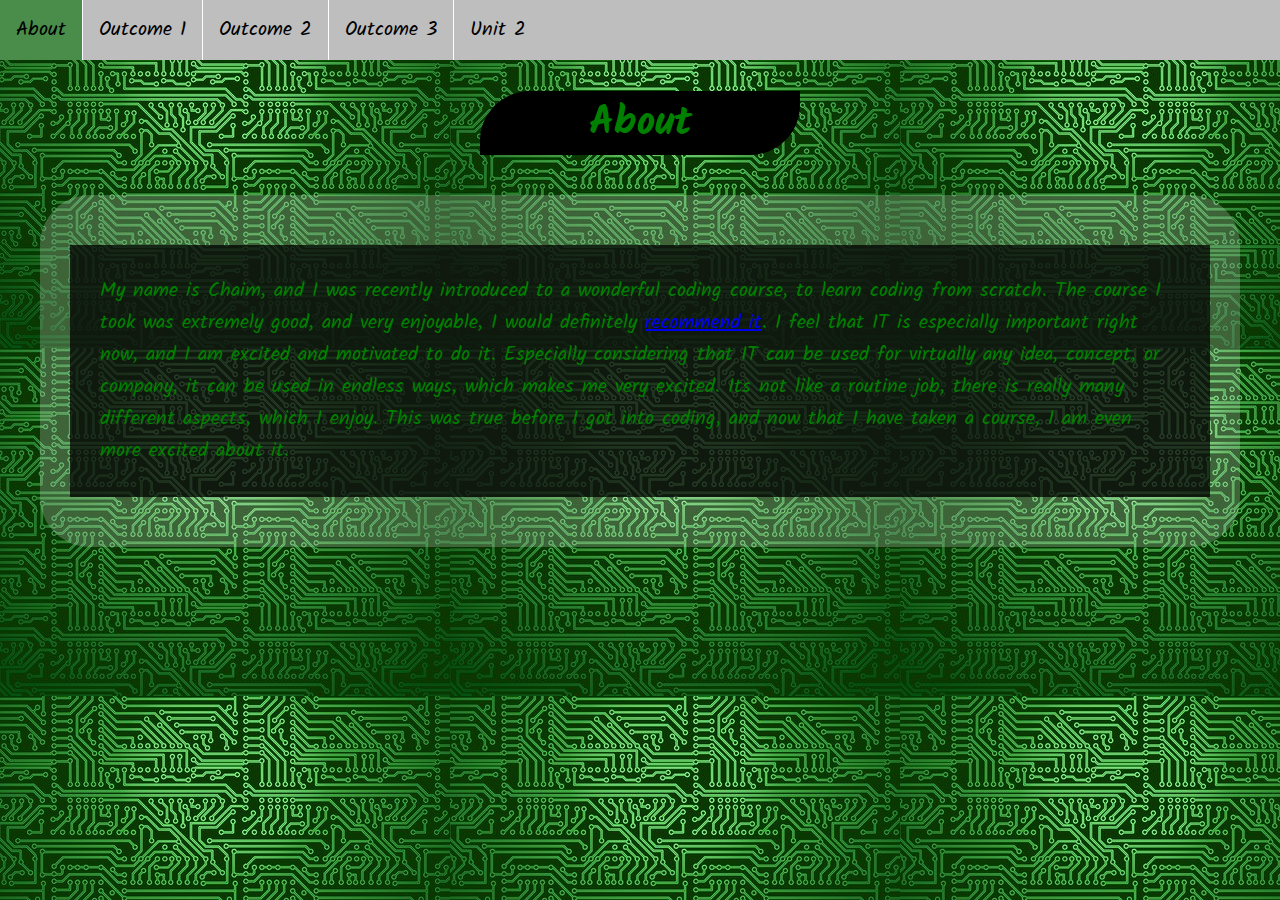
<file: index.html>
<!DOCTYPE html>
<html lang="en">
<head>
    <meta charset="UTF-8">
    <link rel="stylesheet" type="text/css" href="main.css">
    <title>Chaim's Website</title>
</head>
<body>
    <ul>
        <li><a class="active" href="index.html">About</a>
        <li><a href="page1.html">Outcome 1</a>
        <li><a href="page2.html">Outcome 2</a>
        <li><a href="page3.html">Outcome 3</a>
        <li><a href="page4.html">Unit 2</a>
    </ul>
    <br>
    <br>
    <h1>About</h1>
    <div id="about">
        <p>My name is Chaim, and I was recently introduced to a wonderful coding course, to learn coding from scratch. The course I took was extremely good, and very enjoyable, I would definitely <a href="https://wearecodenation.com/" target="_blank">recommend it</a>. I feel that IT is especially important right now, and I am excited and motivated to do it. Especially considering that IT can be used for virtually any idea, concept, or company, it can be used in endless ways, which makes me very excited. Its not like a routine job, there is really many different aspects, which I enjoy. This was true before I got into coding, and now that I have taken a course, I am even more excited about it.</p>
    </div>
</body>
</html>
</file>
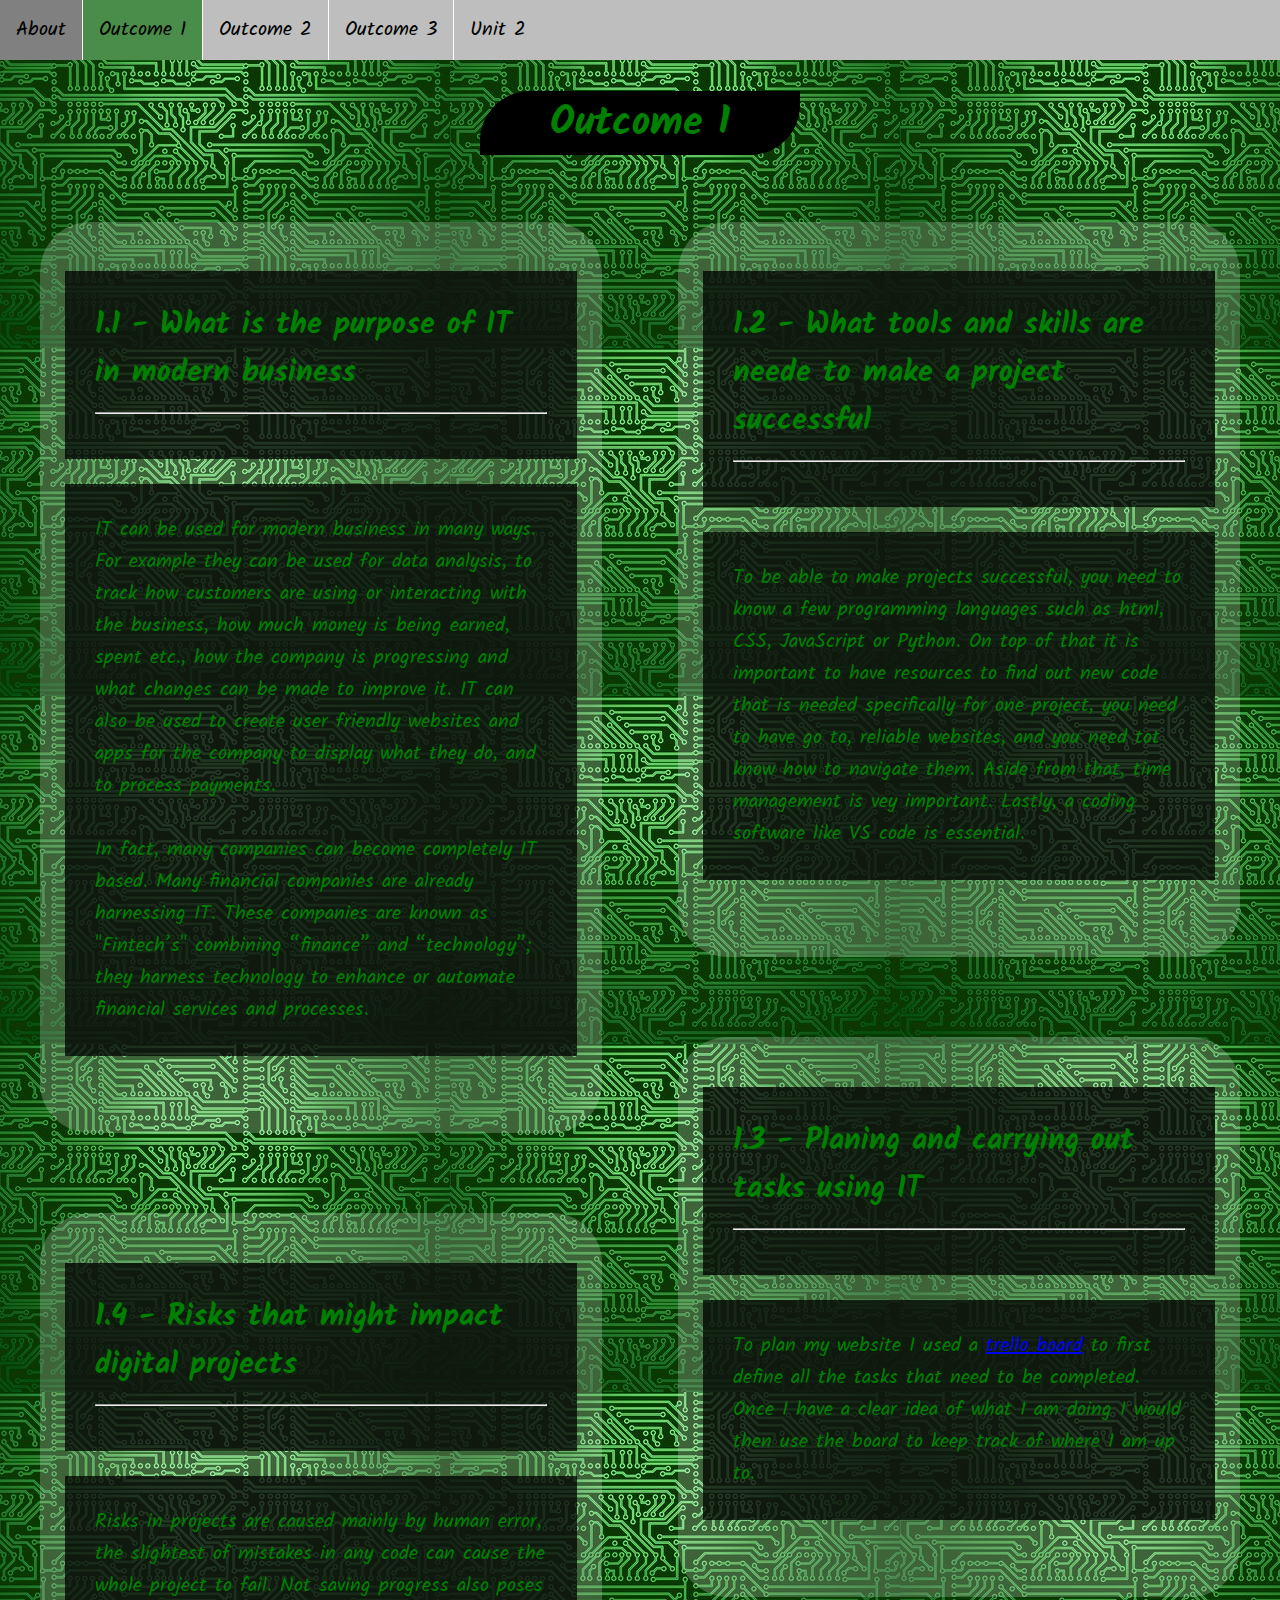
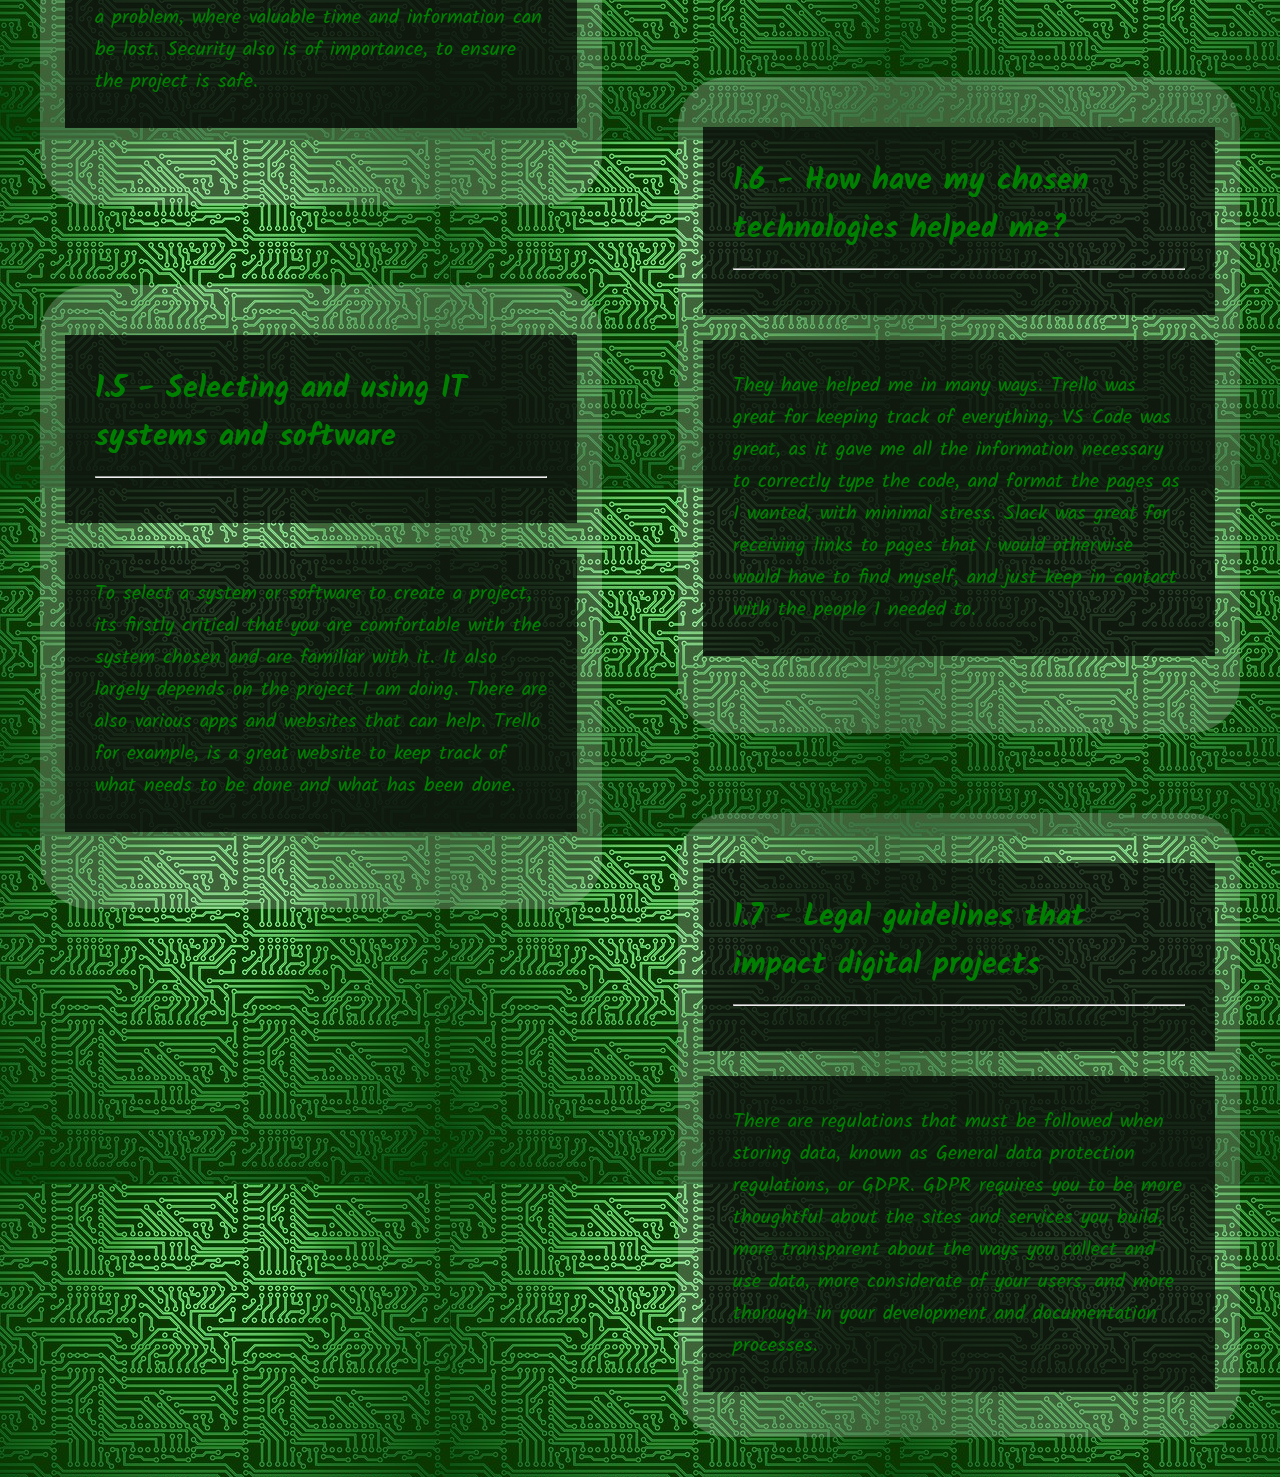
<file: page1.html>
<!DOCTYPE html>
<html lang="en">
<head>
    <meta charset="UTF-8">
    <link rel="stylesheet" type="text/css" href="main.css">
    <title>Page 1</title>
</head>
<body>
    <ul>
        <li><a href="index.html">About</a>
        <li><a class="active" href="page1.html">Outcome 1</a>
        <li><a href="page2.html">Outcome 2</a>
        <li><a href="page3.html">Outcome 3</a>
        <li><a href="page4.html">Unit 2</a>
    </ul>
    <br>
    <br>
    <h1>Outcome 1</h1>
    <div id="col">
    <div id="para1">
        <h2>1.1 - What is the purpose of IT in modern business<hr></h2>
        <p>IT can be used for modern business in many ways. For example they can be used for data analysis, to track how customers are using or interacting with the business, how much money is being earned, spent etc., how the company is progressing and what changes can be made to improve it. IT can also be used to create user friendly websites and apps for the company to display what they do, and to process payments.
        <br>
        <br>
        In fact, many companies can become completely IT based. Many financial companies are already harnessing IT. These companies are known as "Fintech’s" combining “finance” and “technology”; they harness technology to enhance or automate financial services and processes.</p>
        <br>
    </div>
    <div id="para2">
        <h2>1.2 - What tools and skills are neede to make a project successful<hr></h2>
        <p>To be able to make projects successful, you need to know a few programming languages such as html, CSS, JavaScript or Python. On top of that it is important to have resources to find out new code that is needed specifically for one project, you need to have go to, reliable websites, and you need tot know how to navigate them. Aside from that, time management is vey important. Lastly, a coding software like VS code is essential.</p>
        <br>
    </div>
    <div id="para2">
        <h2>1.3 - Planing and carrying out tasks using IT<hr></h2>
        <p>To plan my website I used a <a href="https://trello.com/b/Us9vrAA6/mymockweb"target=_blank>trello board</a> to first define all the tasks that need to be completed. Once I have a clear idea of what I am doing I would then use the board to keep track of where I am up to.</p>
        <br>
    </div>
    <div id="para1">
        <h2>1.4 - Risks that might impact digital projects<hr></h2>
        <p>Risks in projects are caused mainly by human error, the slightest of mistakes in any code can cause the whole project to fail. Not saving progress also poses a problem, where valuable time and information can be lost. Security also is of importance, to ensure the project is safe.</p>
        <br>
    </div>
    <div id="para2">
        <h2>1.6 - How have my chosen technologies helped me?<hr></h2>
        <p> They have helped me in many ways. Trello was great for keeping track of everything, VS Code was great, as it gave me all the information necessary to correctly type the code, and format the pages as I wanted, with minimal stress. Slack was great for receiving links to pages that i would otherwise would have to find myself, and just keep in contact with the people I needed to.</p>
        <br>
    </div>
    <div id="para1">
        <h2>1.5 - Selecting and using IT systems and software<hr></h2>
        <p>To select a system or software to create a project, its firstly critical that you are comfortable with the system chosen and are familiar with it. It also largely depends on the project I am doing. There are also various apps and websites that can help. Trello for example, is a great website to keep track of what needs to be done and what has been done.</p>
        <br>
    </div>
    <div id="para2">
        <h2>1.7 - Legal guidelines that impact digital projects<hr></h2>
        <p>There are regulations that must be followed when storing data, known as General data protection regulations, or GDPR. GDPR requires you to be more thoughtful about the sites and services you build, more transparent about the ways you collect and use data, more considerate of your users, and more thorough in your development and documentation processes.</p>
    </div>
    </div>  
</body>
</html>
</file>
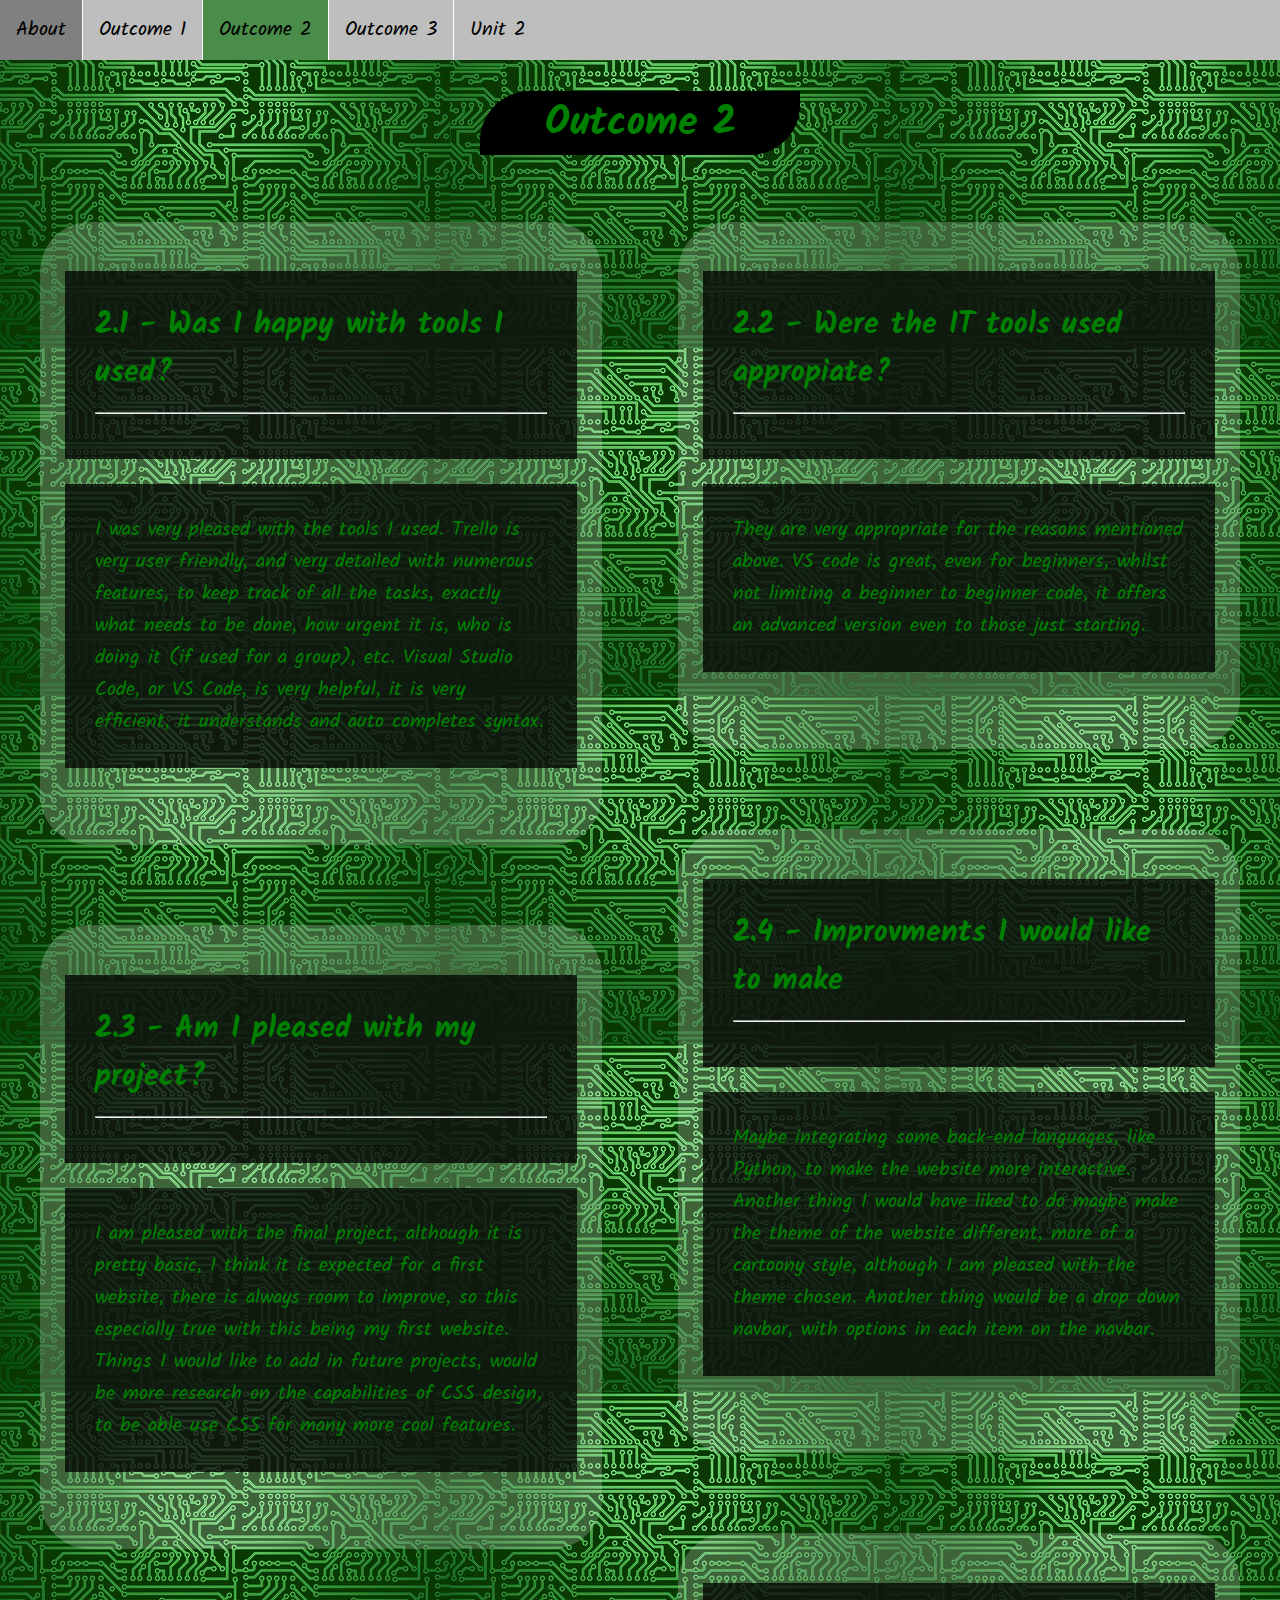
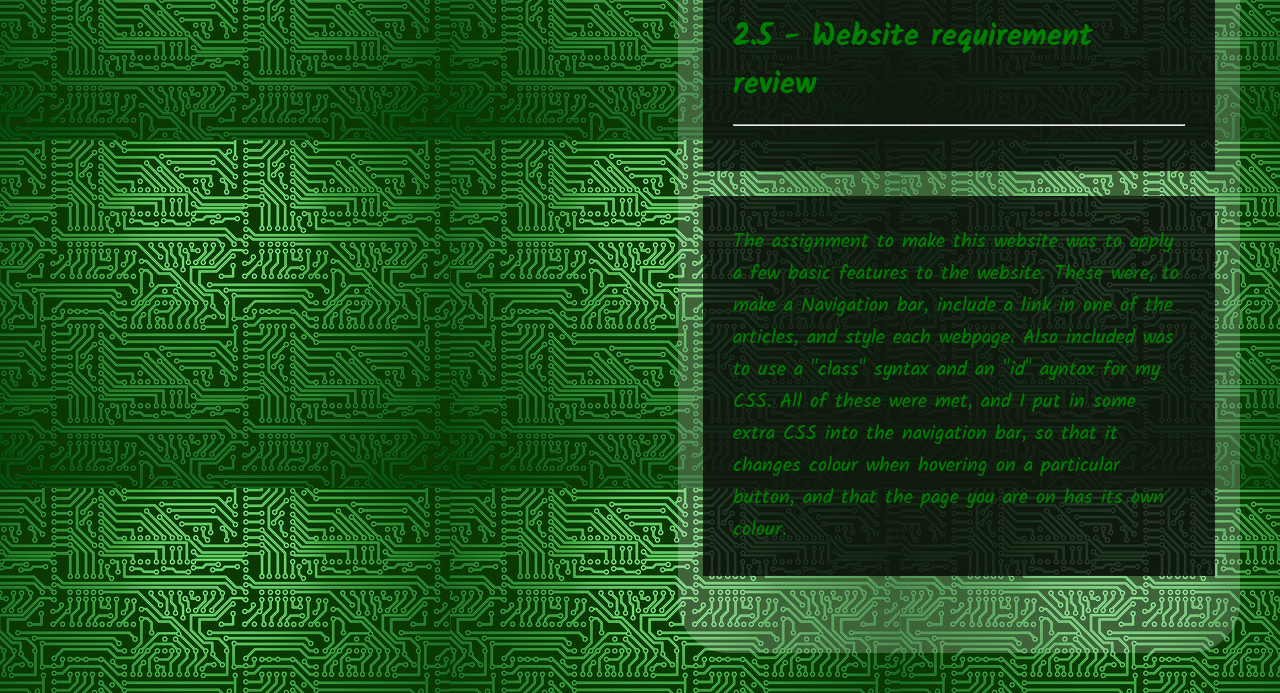
<file: page2.html>
<!DOCTYPE html>
<html lang="en">
<head>
    <meta charset="UTF-8">
    <link rel="stylesheet" type="text/css" href="main.css">
    <title>Page 2</title>
</head>
<body>
    <ul>
        <li><a href="index.html">About</a>
        <li><a href="page1.html">Outcome 1</a>
        <li><a class="active" href="page2.html">Outcome 2</a>
        <li><a href="page3.html">Outcome 3</a>
        <li><a href="page4.html">Unit 2</a>
    </ul>
    <br>
    <br>
    <h1>Outcome 2</h1>
    <div id="col">
    <div id="para1">
        <h2>2.1 - Was I happy with tools I used?<hr></h2>
        <p>I was very pleased with the tools I used. Trello is very user friendly, and very detailed with numerous features, to keep track of all the tasks, exactly what needs to be done, how urgent it is, who is doing it (if used for a group), etc. Visual Studio Code, or VS Code, is very helpful, it is very efficient, it understands and auto completes syntax.</p>
        <br>
    </div>
    <div id="para2">
        <h2>2.2 - Were the IT tools used appropiate?<hr></h2>
        <p>They are very appropriate for the reasons mentioned above. VS code is great, even for beginners, whilst not limiting a beginner to beginner code, it offers an advanced version even to those just starting.</p>
        <br>
    </div>
    <div id="para2">
        <h2>2.4 - Improvments I would like to make<hr></h2>
        <p>Maybe integrating some back-end languages, like Python, to make the website more interactive. Another thing I would have liked to do maybe make the theme of the website different, more of a cartoony style, although I am pleased with the theme chosen. Another thing would be a drop down navbar, with options in each item on the navbar.</p>
        <br>
    </div>
    <div id="para1">
        <h2>2.3 - Am I pleased with my project?<hr></h2>
        <p>I am pleased with the final project, although it is pretty basic, I think it is expected for a first website, there is always room to improve, so this especially true with this being my first website. Things I would like to add in future projects, would be more research on the capabilities of CSS design, to be able use CSS for many more cool features.</p>
        <br>
    </div>
    <div id="para2">
        <h2>2.5 - Website requirement review<hr></h2>
        <p>The assignment to make this website was to apply a few basic features to the website. These were, to make a Navigation bar, include a link in one of the articles, and style each webpage. Also included was to use a "class" syntax and an "id" ayntax for my CSS. All of these were met, and I put in some extra CSS into the navigation bar, so that it changes colour when hovering on a particular button, and that the page you are on has its own colour.</p>
        <br>
    </div>
    </div>
</body>
</html>
</file>
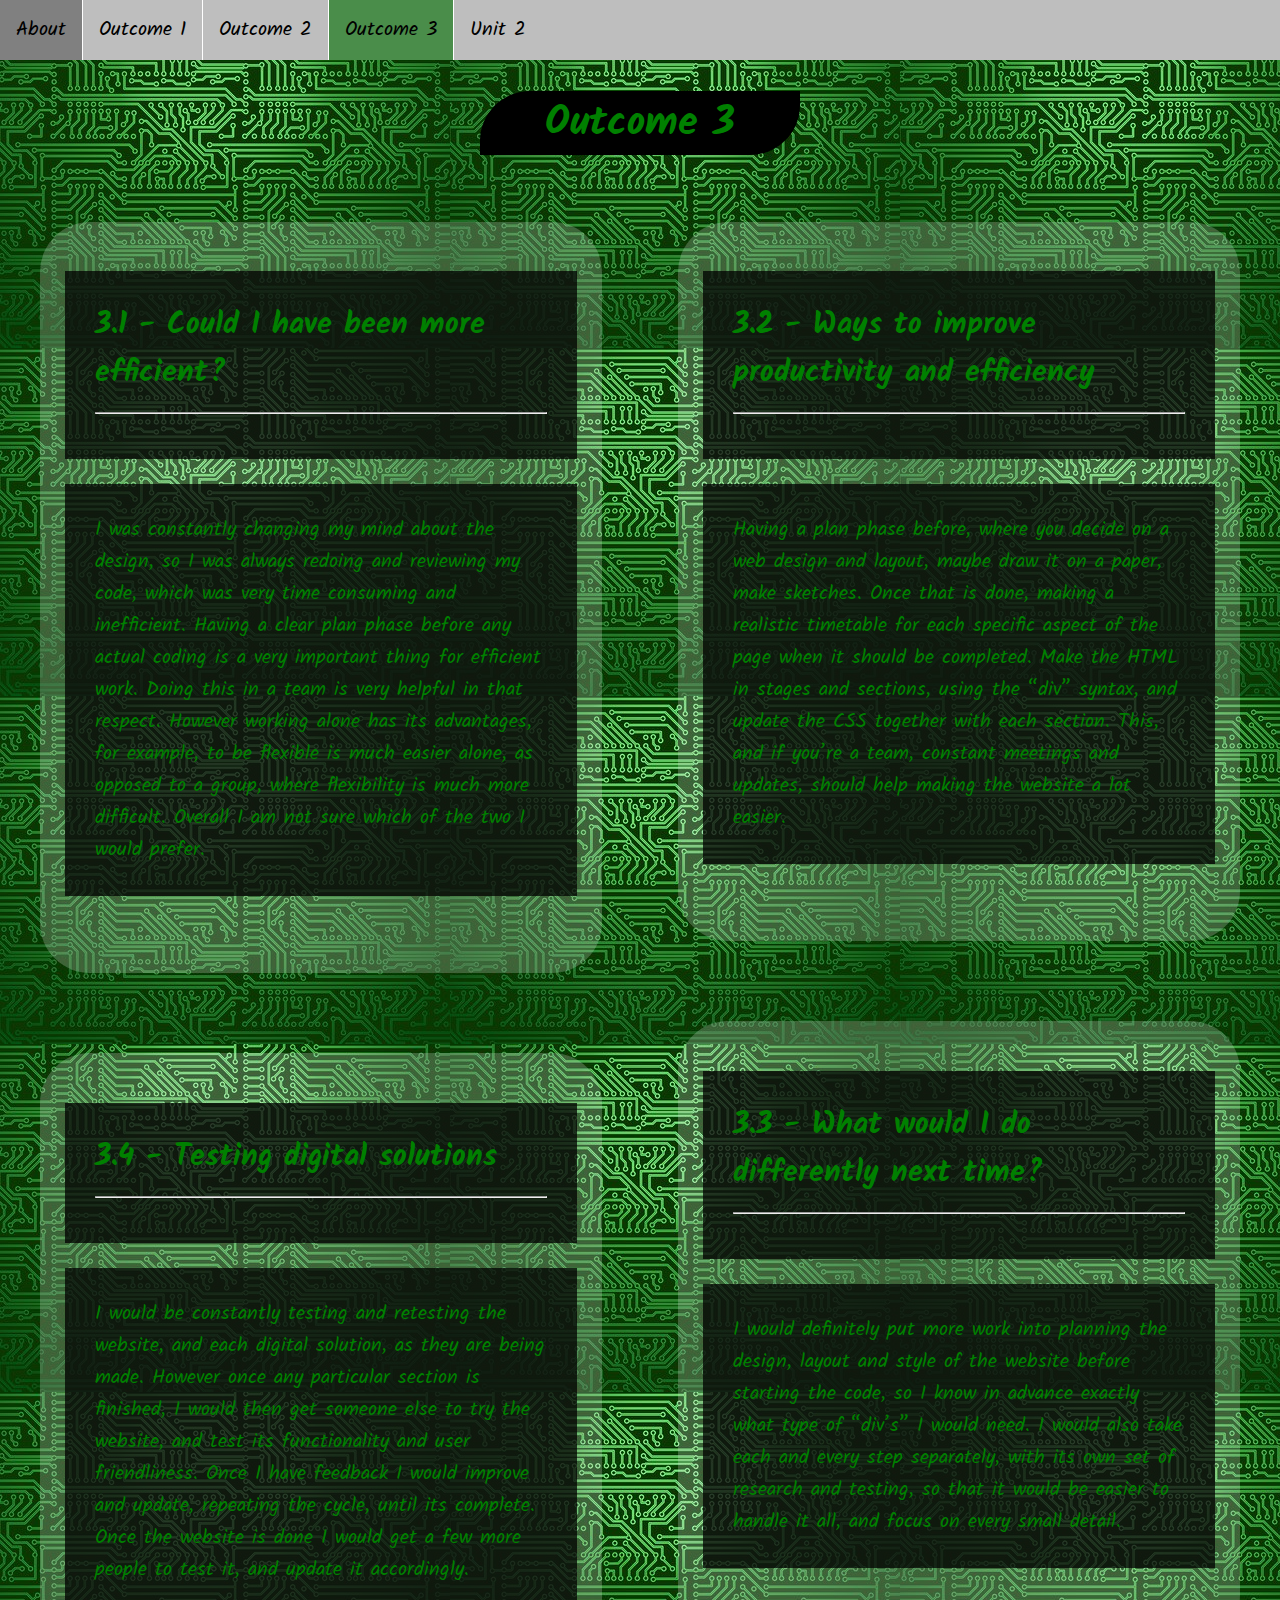
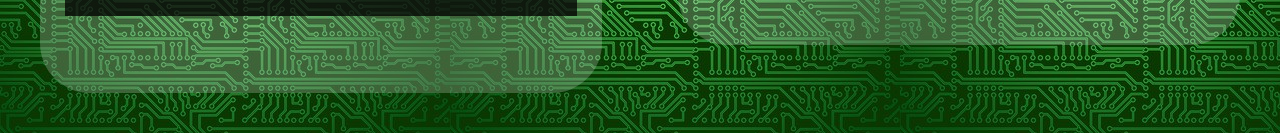
<file: page3.html>
<!DOCTYPE html>
<html lang="en">
<head>
    <meta charset="UTF-8">
    <link rel="stylesheet" type="text/css" href="main.css">
    <title>Page 3</title>
</head>
<body>
    <ul>
        <li><a href="index.html">About</a>
        <li><a href="page1.html">Outcome 1</a>
        <li><a href="page2.html">Outcome 2</a>
        <li><a class="active" href="page3.html">Outcome 3</a>
        <li><a href="page4.html">Unit 2</a>
    </ul>
    <br>
    <br>
    <h1>Outcome 3</h1>
    <div id="col">
    <div id="para1">
        <h2>3.1 - Could I have been more efficient?<hr></h2>
        <p>I was constantly changing my mind about the design, so I was always redoing and reviewing my code, which was very time consuming and inefficient. Having a clear plan phase before any actual coding is a very important thing for efficient work. Doing this in a team is very helpful in that respect. However working alone has its advantages, for example, to be flexible is much easier alone, as opposed to a group, where flexibility is much more difficult. Overall I am not sure which of the two I would prefer.</p>
        <br>
    </div>
    <div id="para2">
        <h2>3.2 - Ways to improve productivity and efficiency<hr></h2>
        <p>Having a plan phase before, where you decide on a web design and layout, maybe draw it on a paper, make sketches. Once that is done, making a realistic timetable for each specific aspect of the page when it should be completed. Make the HTML in stages and sections, using the “div” syntax, and update the CSS together with each section. This, and if you’re a team, constant meetings and updates, should help making the website a lot easier.</p>
        <br>
    </div>
    <div id="para2">
        <h2>3.3 - What would I do differently next time?<hr></h2>
        <p>I would definitely put more work into planning the design, layout and style of the website before starting the code, so I know in advance exactly what type of “div’s” I would need. I would also take each and every step separately, with its own set of research and testing, so that it would be easier to handle it all, and focus on every small detail.</p>
        <br>
    </div>
    <div id="para1">
        <h2>3.4 - Testing digital solutions<hr></h2>
        <p>I would be constantly testing and retesting the website, and each digital solution, as they are being made. However once any particular section is finished, I would then get someone else to try the website, and test its functionality and user friendliness. Once I have feedback I would improve and update, repeating the cycle, until its complete. Once the website is done I would get a few more people to test it, and update it accordingly.</p>
        <br>
    </div>
    </div>
</body>
</html>
</file>
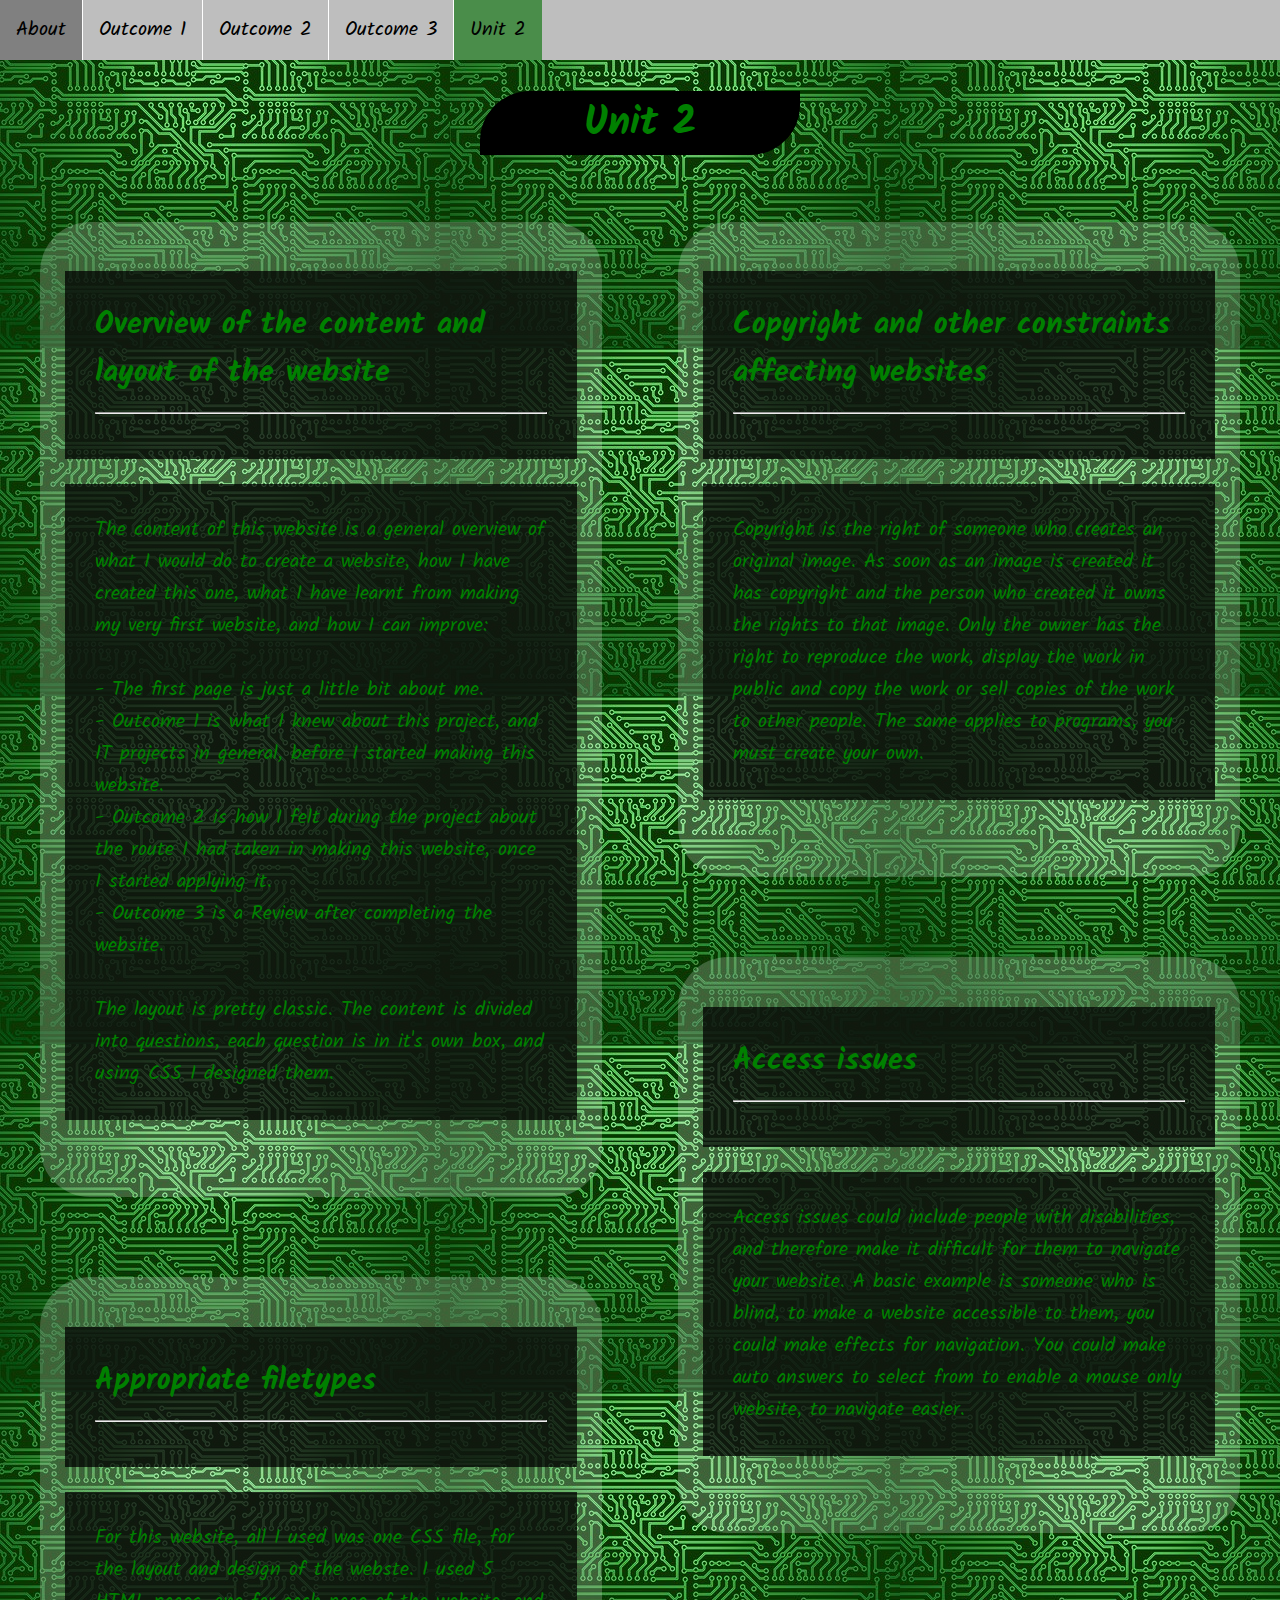
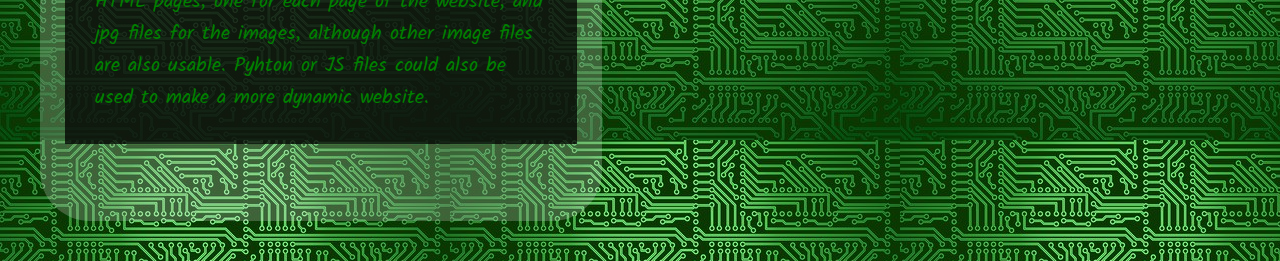
<file: page4.html>
<!DOCTYPE html>
<html lang="en">
<head>
    <meta charset="UTF-8">
    <link rel="stylesheet" type="text/css" href="main.css">
    <title>Page 4</title>
</head>
<body>
    <ul>
        <li><a href="index.html">About</a>
        <li><a href="page1.html">Outcome 1</a>
        <li><a href="page2.html">Outcome 2</a>
        <li><a href="page3.html">Outcome 3</a>
        <li><a class="active" href="page4.html">Unit 2</a>
    </ul>
    <br>
    <br>
    <h1>Unit 2</h1>
    <div id="col">
    <div id="para1">
        <h2>Overview of the content and layout of the website<hr></h2>
        <p>The content of this website is a general overview of what I would do to create a website, how I have created this one, what I have learnt from making my very first website, and how I can improve:<br><br>
            - The first page is just a little bit about me.<br>
            - Outcome 1 is what I knew about this project, and IT projects in general, before I started making this website.<br>
            - Outcome 2 is how I felt during the project about the route I had taken in making this website, once I started applying it.<br>
            - Outcome 3 is a Review after completing the website.<br><br>
        The layout is pretty classic. The content is divided into questions, each question is in it's own box, and using CSS I designed them.
        </p>
        <br>
    </div>
    <div id="para2">
        <h2>Copyright and other constraints affecting websites<hr></h2>
        <p>Copyright is the right of someone who creates an original image. As soon as an image is created it has copyright and the person who created it owns the rights to that image. Only the owner has the right to reproduce the  work, display the work in public and copy the work or sell copies of the work to other people. The same applies to programs, you must create your own.    
        </p>
        <br>
    </div>
    <div id="para2">
        <h2>Access issues<hr></h2>
        <p>Access issues could include people with disabilities, and therefore make it difficult for them to navigate your website. A basic example is someone who is blind, to make a website accessible to them, you could make effects for navigation. You could make auto answers to select from to enable a mouse only website, to navigate easier.</p>
        <br>
    </div>
    <div id="para1">
        <h2>Appropriate filetypes<hr></h2>
        <p>For this website, all I used was one CSS file, for the layout and design of the webste. I used 5 HTML pages, one for each page of the website, and jpg files for the images, although other image files are also usable. Pyhton or JS files could also be used to make a more dynamic website.
        </p>
        <br>
    </div>
    </div>
</body>
</html>
</file>
<file: main.css>
@import url('https://fonts.googleapis.com/css2?family=Kalam&display=swap');
body {
    background-image: url(images/bg.jpg);
    color: black;
    font-family: 'Kalam', cursive;
    font-size: 20px;
    padding: 0;
    margin: 0;
}
ul {
    list-style-type: none;
    margin: 0;
    padding: 0;
    position: fixed;
    top: 0;
    width: 100%;
    background-color: rgb(190, 190, 190);
}
li {
    padding: 0px;
    float: left;
    border-right: 1px solid white;
}
li:last-child {
    border-right: none;
}
li a {
    text-decoration: none;
    display: block;
    color: black;
    text-align: center;
    padding: 14px 16px;
}
li a:hover:not(.active) {
    background-color: grey;
}
.active {
    background-color: rgb(74, 141, 74);
}
h1 {
    border-bottom-right-radius: 50px;
    border-top-left-radius: 50px;
    width: 25%;
    margin-right: 37.5%;
    margin-left: 37.5%;
    text-align: center;
    background-color: rgb(0, 0, 0);
    color: green;
}
h2 {
    background-color: rgb(0, 0, 0, 0.75);
    color: green;
    padding: 30px;    
}
hr {
    color: green;
}
#para1 {
    max-width: 40%;
    min-width: 1%;
    float: left;
    margin: 40px;
    margin-right: 20px;
    border-radius: 50px;
    background-color: rgba(218, 231, 218, 0.25);
    padding: 25px;
}
#para2 {
    max-width: 40%;
    min-width: 1%;
    float: right;
    margin: 40px;
    margin-left: 20px;
    border-radius: 50px;
    background-color: rgba(218, 231, 218, 0.25);
    padding: 25px;
}
#about {
    margin: 40px;
    border-radius: 50px;
    background-color: rgba(218, 231, 218, 0.25);
    padding: 30px;
}
p { 
    background-color: rgb(0, 0, 0, 0.75);
    color: green;
    padding: 30px;
}
</file>
